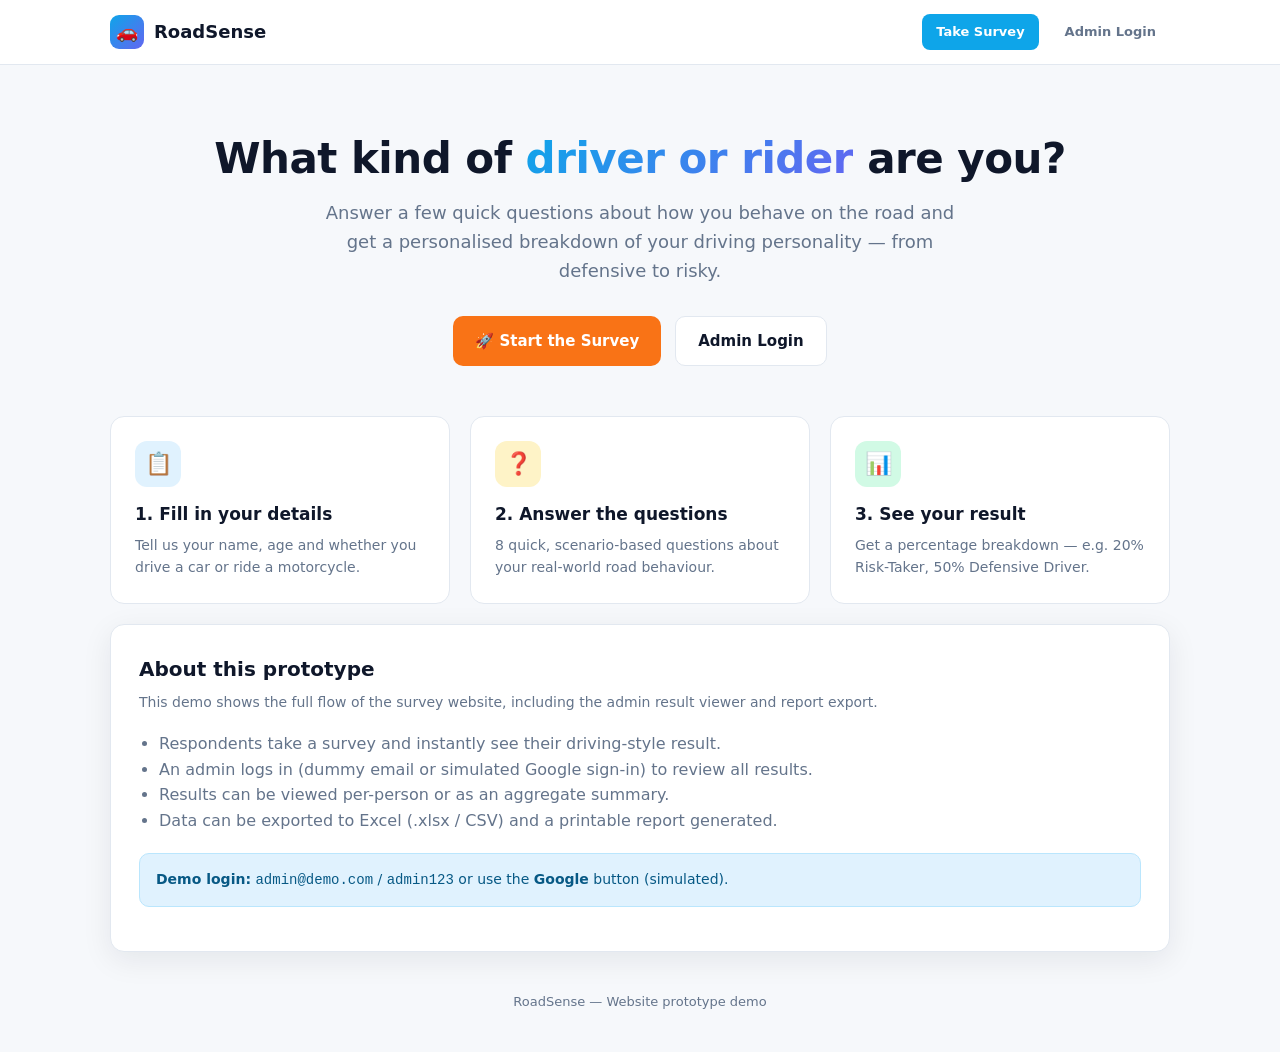
<file: index.html>
<!DOCTYPE html>
<html lang="en">
<head>
  <meta charset="UTF-8" />
  <meta name="viewport" content="width=device-width, initial-scale=1.0" />
  <title>RoadSense — Driver Survey</title>
  <link rel="stylesheet" href="css/style.css" />
</head>
<body>
  <header class="topbar">
    <div class="container topbar-inner">
      <a href="index.html" class="brand">
        <span class="brand-logo">🚗</span>
        <span>RoadSense</span>
      </a>
      <nav class="topbar-links">
        <a href="survey.html" class="btn btn-primary btn-sm">Take Survey</a>
        <a href="admin-login.html" class="btn btn-ghost btn-sm">Admin Login</a>
      </nav>
    </div>
  </header>

  <main class="container">
    <section class="hero">
      <h1>What kind of <span class="highlight">driver or rider</span> are you?</h1>
      <p>
        Answer a few quick questions about how you behave on the road and get a
        personalised breakdown of your driving personality — from defensive to risky.
      </p>
      <div class="hero-actions">
        <a href="survey.html" class="btn btn-accent">🚀 Start the Survey</a>
        <a href="admin-login.html" class="btn btn-outline">Admin Login</a>
      </div>
    </section>

    <section class="grid grid-3 mb-20">
      <div class="feature">
        <div class="feature-icon" style="background:#e0f2fe;">📋</div>
        <h3>1. Fill in your details</h3>
        <p>Tell us your name, age and whether you drive a car or ride a motorcycle.</p>
      </div>
      <div class="feature">
        <div class="feature-icon" style="background:#fef3c7;">❓</div>
        <h3>2. Answer the questions</h3>
        <p>8 quick, scenario-based questions about your real-world road behaviour.</p>
      </div>
      <div class="feature">
        <div class="feature-icon" style="background:#d1fae5;">📊</div>
        <h3>3. See your result</h3>
        <p>Get a percentage breakdown — e.g. 20% Risk-Taker, 50% Defensive Driver.</p>
      </div>
    </section>

    <section class="card">
      <div class="card-title">About this prototype</div>
      <p class="card-subtitle">
        This demo shows the full flow of the survey website, including the admin result viewer and report export.
      </p>
      <ul style="padding-left: 20px; color: var(--text-muted);">
        <li>Respondents take a survey and instantly see their driving-style result.</li>
        <li>An admin logs in (dummy email or simulated Google sign-in) to review all results.</li>
        <li>Results can be viewed per-person or as an aggregate summary.</li>
        <li>Data can be exported to Excel (.xlsx / CSV) and a printable report generated.</li>
      </ul>
      <div class="alert alert-info mt-20">
        <strong>Demo login:</strong> <code>admin@demo.com</code> / <code>admin123</code> or use the
        <strong>Google</strong> button (simulated).
      </div>
    </section>
  </main>

  <footer style="text-align:center; padding: 40px 20px; color: var(--text-muted); font-size: 13px;">
    RoadSense — Website prototype demo
  </footer>
</body>
</html>
</file>
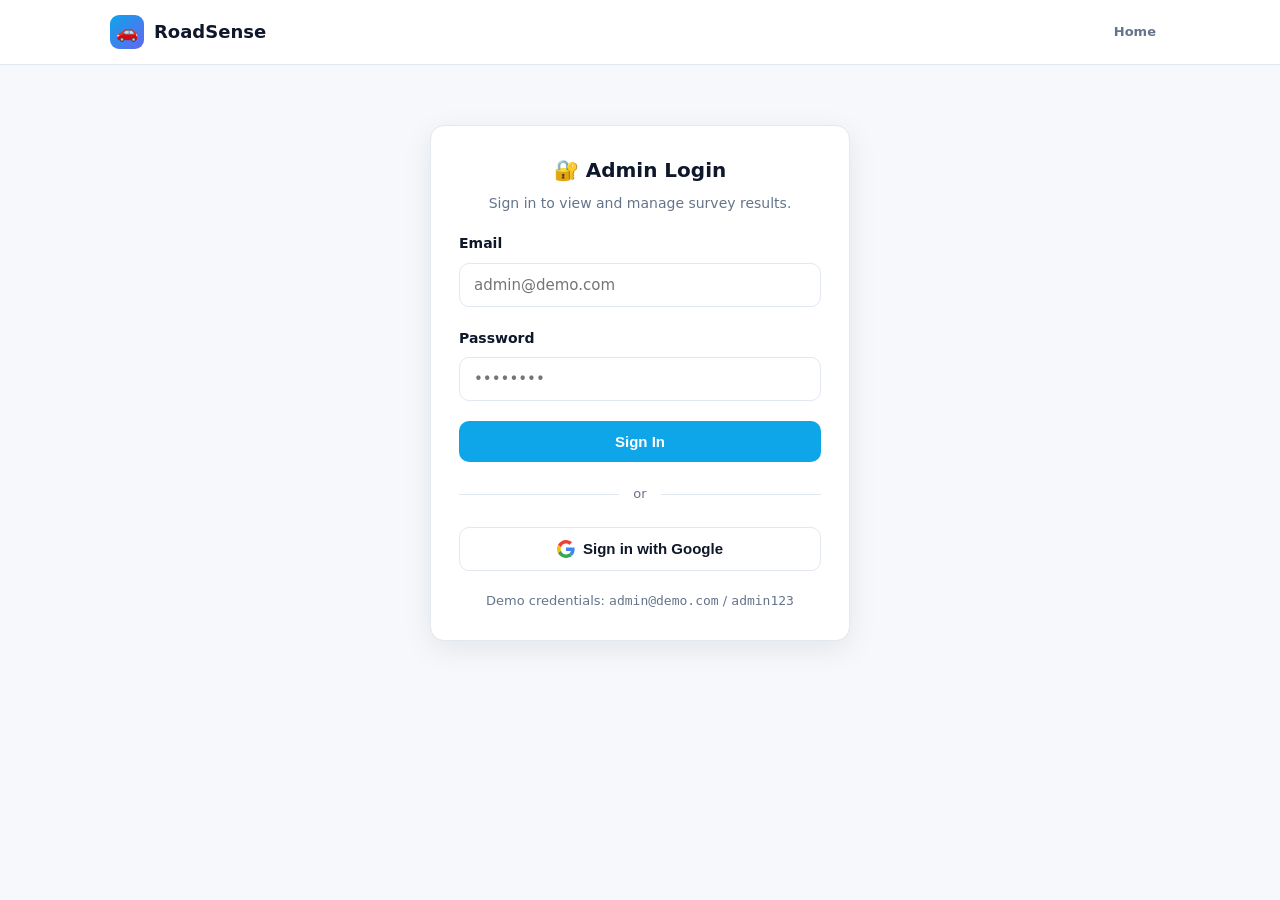
<file: admin-dashboard.html>
<!DOCTYPE html>
<html lang="en">
<head>
  <meta charset="UTF-8" />
  <meta name="viewport" content="width=device-width, initial-scale=1.0" />
  <title>Admin Dashboard — RoadSense</title>
  <link rel="stylesheet" href="css/style.css" />
</head>
<body>
  <header class="topbar">
    <div class="container topbar-inner">
      <a href="index.html" class="brand">
        <span class="brand-logo">🚗</span>
        <span>RoadSense Admin</span>
      </a>
      <nav class="topbar-links">
        <span class="muted" id="admin-identity" style="font-size:14px;"></span>
        <button class="btn btn-outline btn-sm" id="logout-btn">Logout</button>
      </nav>
    </div>
  </header>

  <main class="container">
    <div class="admin-layout">
      <!-- Sidebar -->
      <aside class="sidebar">
        <div class="sidebar-link active" data-view="summary">📊 Summary</div>
        <div class="sidebar-link" data-view="individual">👥 Individual Results</div>
        <div class="sidebar-link" id="report-link">📄 Generate Report</div>
        <hr style="border:none;border-top:1px solid var(--border);margin:12px 0;" />
        <div class="sidebar-link" id="sample-data-link">🧪 Load Sample Data</div>
        <div class="sidebar-link" id="clear-data-link" style="color:#dc2626;">🗑️ Clear All Data</div>
      </aside>

      <!-- Content -->
      <section style="min-width:0;">
        <div class="flex-between mb-20" style="flex-wrap:wrap;gap:12px;">
          <h1 class="section-title" id="view-title">Summary</h1>
          <div style="display:flex;gap:10px;flex-wrap:wrap;">
            <button class="btn btn-outline btn-sm" id="export-csv">⬇️ Export CSV</button>
            <button class="btn btn-outline btn-sm" id="export-xlsx">⬇️ Export Excel (.xlsx)</button>
          </div>
        </div>

        <!-- Summary view -->
        <div id="view-summary">
          <div class="stat-grid">
            <div class="stat-card"><div class="stat-label">Total Respondents</div><div class="stat-value" id="stat-total">0</div></div>
            <div class="stat-card"><div class="stat-label">Avg. Age</div><div class="stat-value" id="stat-age">–</div></div>
            <div class="stat-card"><div class="stat-label">Car Drivers</div><div class="stat-value" id="stat-car">0</div></div>
            <div class="stat-card"><div class="stat-label">Motorcycle Riders</div><div class="stat-value" id="stat-bike">0</div></div>
          </div>

          <div class="card">
            <div class="card-title">🏆 Average category distribution (all respondents)</div>
            <p class="card-subtitle">Mean percentage each respondent scored per driving style.</p>
            <div id="summary-bars" class="result-bars"></div>
            <div id="summary-empty" class="alert alert-info hidden">No responses yet. Load sample data or submit a survey first.</div>
          </div>

          <div class="card">
            <div class="card-title">🔝 Most common top style</div>
            <p id="summary-top-cat" style="font-size:20px;font-weight:700;" class="muted">–</p>
          </div>
        </div>

        <!-- Individual view -->
        <div id="view-individual" class="hidden">
          <div class="card">
            <div class="card-title">Respondent list</div>
            <p class="card-subtitle">Click any row to see full details.</p>
            <div class="table-wrap">
              <table id="individual-table">
                <thead>
                  <tr>
                    <th>Name</th><th>Age</th><th>Vehicle</th><th>Top Style</th>
                    <th>🛡️</th><th>🎲</th><th>😤</th><th>⚡</th><th>🐢</th>
                  </tr>
                </thead>
                <tbody></tbody>
              </table>
            </div>
            <div id="individual-empty" class="alert alert-info hidden mt-10">No responses yet.</div>
          </div>
        </div>
      </section>
    </div>
  </main>

  <!-- Detail modal -->
  <div class="modal-overlay" id="detail-modal">
    <div class="modal">
      <div class="modal-header">
        <h3 id="detail-name">Respondent</h3>
        <button class="modal-close" id="detail-close">&times;</button>
      </div>
      <div id="detail-body"></div>
    </div>
  </div>

  <!-- Report modal -->
  <div class="modal-overlay" id="report-modal">
    <div class="modal" style="max-width:700px;">
      <div class="modal-header">
        <h3>📄 Survey Report</h3>
        <button class="modal-close" id="report-close">&times;</button>
      </div>
      <div id="report-preview"></div>
      <div class="flex-between mt-20">
        <button class="btn btn-outline" id="report-close2">Close</button>
        <button class="btn btn-primary" id="report-print">🖨️ Print / Save PDF</button>
      </div>
    </div>
  </div>

  <div id="toast-container"></div>

  <script src="js/data.js"></script>
  <script src="https://cdn.sheetjs.com/xlsx-0.20.1/package/dist/xlsx.full.min.js"></script>
  <script src="js/admin.js"></script>
</body>
</html>
</file>
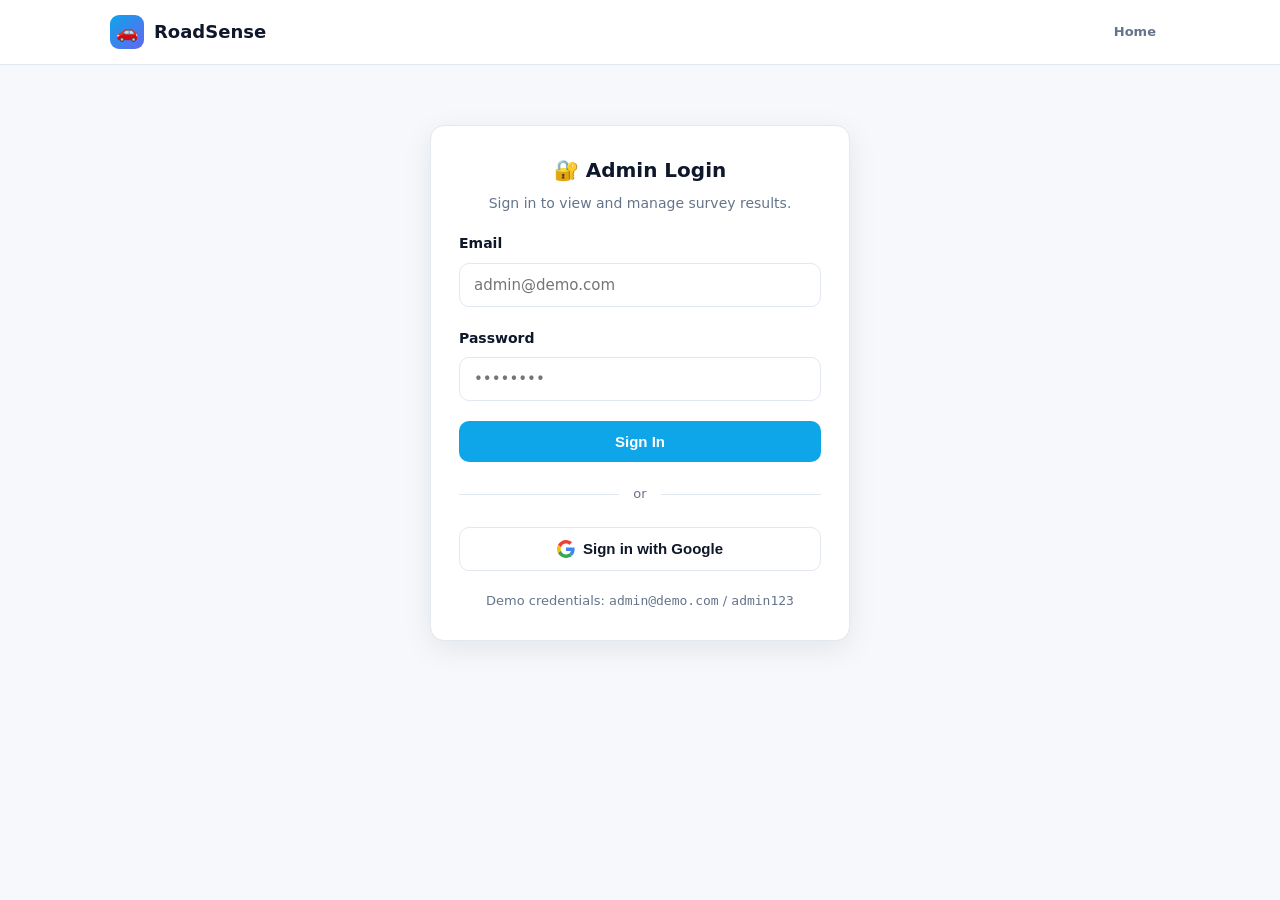
<file: admin-login.html>
<!DOCTYPE html>
<html lang="en">
<head>
  <meta charset="UTF-8" />
  <meta name="viewport" content="width=device-width, initial-scale=1.0" />
  <title>Admin Login — RoadSense</title>
  <link rel="stylesheet" href="css/style.css" />
</head>
<body>
  <header class="topbar">
    <div class="container topbar-inner">
      <a href="index.html" class="brand">
        <span class="brand-logo">🚗</span>
        <span>RoadSense</span>
      </a>
      <nav class="topbar-links">
        <a href="index.html" class="btn btn-ghost btn-sm">Home</a>
      </nav>
    </div>
  </header>

  <main class="container">
    <div class="auth-wrap">
      <div class="card">
        <h1 class="card-title" style="text-align:center;">🔐 Admin Login</h1>
        <p class="card-subtitle" style="text-align:center;">Sign in to view and manage survey results.</p>

        <div id="login-error" class="alert alert-info hidden"></div>

        <form id="login-form" autocomplete="off">
          <div class="field">
            <label for="login-email">Email</label>
            <input type="email" id="login-email" class="input" placeholder="admin@demo.com" required />
          </div>
          <div class="field">
            <label for="login-password">Password</label>
            <input type="password" id="login-password" class="input" placeholder="••••••••" required />
          </div>
          <button type="submit" class="btn btn-primary btn-block">Sign In</button>
        </form>

        <div class="divider">or</div>

        <button type="button" id="google-login" class="btn google-btn btn-block">
          <svg width="18" height="18" viewBox="0 0 48 48" aria-hidden="true">
            <path fill="#EA4335" d="M24 9.5c3.54 0 6.71 1.22 9.21 3.6l6.85-6.85C35.9 2.38 30.47 0 24 0 14.62 0 6.51 5.38 2.56 13.22l7.98 6.19C12.43 13.72 17.74 9.5 24 9.5z"/>
            <path fill="#4285F4" d="M46.98 24.55c0-1.57-.15-3.09-.38-4.55H24v9.02h12.94c-.58 2.96-2.26 5.48-4.78 7.18l7.73 6c4.51-4.18 7.09-10.36 7.09-17.65z"/>
            <path fill="#FBBC05" d="M10.53 28.59c-.48-1.45-.76-2.99-.76-4.59s.27-3.14.76-4.59l-7.98-6.19C.92 16.46 0 20.12 0 24c0 3.88.92 7.54 2.56 10.78l7.97-6.19z"/>
            <path fill="#34A853" d="M24 48c6.48 0 11.93-2.13 15.89-5.81l-7.73-6c-2.15 1.45-4.92 2.3-8.16 2.3-6.26 0-11.57-4.22-13.47-9.91l-7.98 6.19C6.51 42.62 14.62 48 24 48z"/>
          </svg>
          Sign in with Google
        </button>

        <p class="muted text-center mt-20" style="font-size:13px;">
          Demo credentials: <code>admin@demo.com</code> / <code>admin123</code>
        </p>
      </div>
    </div>
  </main>

  <!-- Simulated Google account picker -->
  <div class="modal-overlay" id="google-modal">
    <div class="modal">
      <div class="modal-header">
        <h3>Choose an account</h3>
        <button class="modal-close" id="google-close">&times;</button>
      </div>
      <p class="muted mb-20">This is a simulated Google sign-in for the prototype.</p>
      <button type="button" class="btn btn-outline btn-block" style="margin-bottom:10px;" data-google-user="Admin Google" data-google-email="admin.google@gmail.com">
        <span style="display:flex;align-items:center;gap:10px;">
          <span style="width:28px;height:28px;border-radius:50%;background:#0ea5e9;color:#fff;display:flex;align-items:center;justify-content:center;font-weight:700;">A</span>
          Admin Google <span class="muted">admin.google@gmail.com</span>
        </span>
      </button>
      <button type="button" class="btn btn-outline btn-block" data-google-user="RoadSense Admin" data-google-email="roadsense.admin@gmail.com">
        <span style="display:flex;align-items:center;gap:10px;">
          <span style="width:28px;height:28px;border-radius:50%;background:#f97316;color:#fff;display:flex;align-items:center;justify-content:center;font-weight:700;">R</span>
          RoadSense Admin <span class="muted">roadsense.admin@gmail.com</span>
        </span>
      </button>
    </div>
  </div>

  <script src="js/data.js"></script>
  <script src="js/admin-login.js"></script>
</body>
</html>
</file>
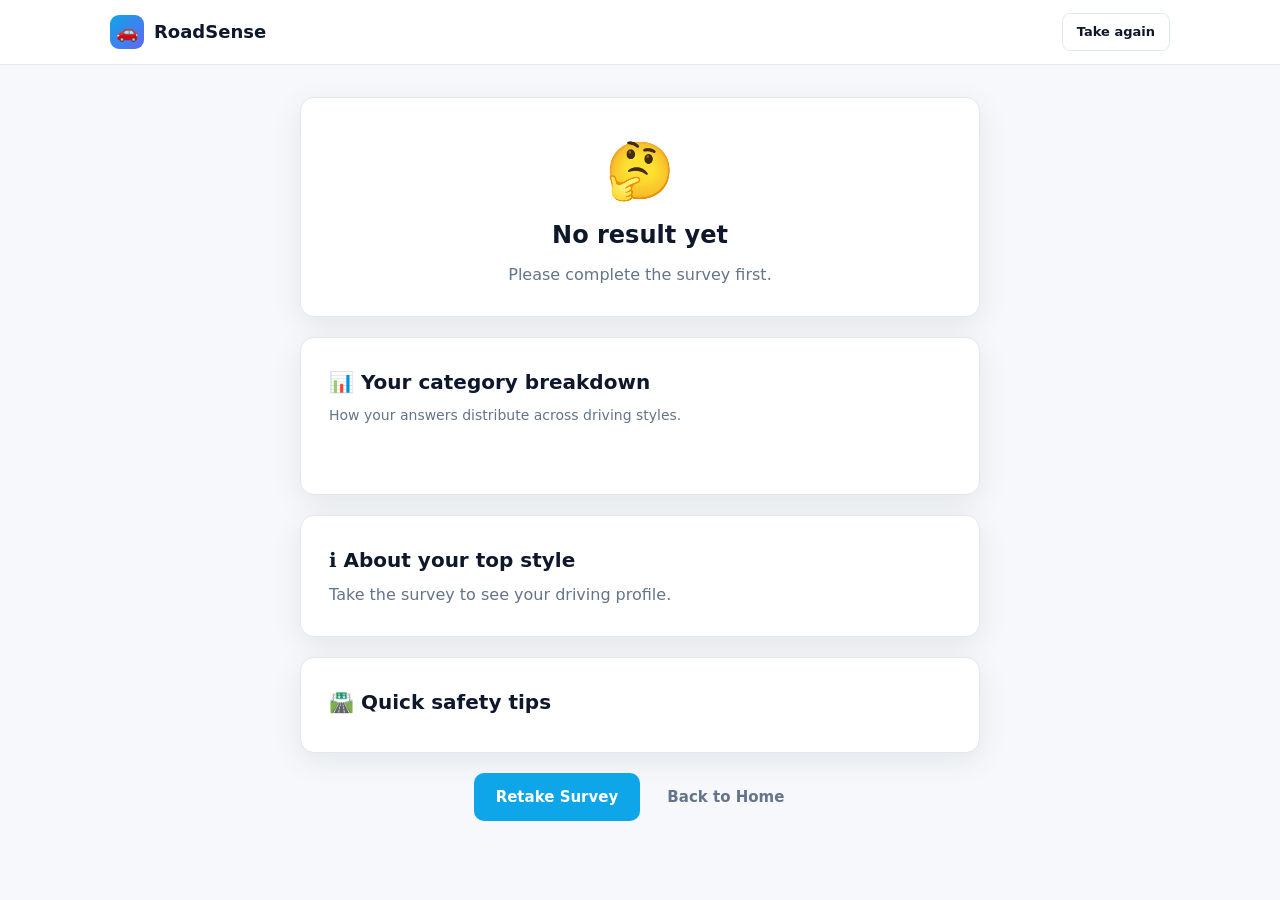
<file: result.html>
<!DOCTYPE html>
<html lang="en">
<head>
  <meta charset="UTF-8" />
  <meta name="viewport" content="width=device-width, initial-scale=1.0" />
  <title>Your Result — RoadSense</title>
  <link rel="stylesheet" href="css/style.css" />
</head>
<body>
  <header class="topbar">
    <div class="container topbar-inner">
      <a href="index.html" class="brand">
        <span class="brand-logo">🚗</span>
        <span>RoadSense</span>
      </a>
      <nav class="topbar-links">
        <a href="survey.html" class="btn btn-outline btn-sm">Take again</a>
      </nav>
    </div>
  </header>

  <main class="container narrow">
    <section class="card" style="margin-top: 32px; text-align:center;">
      <div id="result-emoji" style="font-size: 56px;">🔍</div>
      <h1 class="section-title" id="result-headline">Your driving profile</h1>
      <p class="muted" id="result-subtext"></p>
    </section>

    <section class="card">
      <div class="card-title">📊 Your category breakdown</div>
      <p class="card-subtitle">How your answers distribute across driving styles.</p>
      <div class="result-bars" id="result-bars"></div>
    </section>

    <section class="card">
      <div class="card-title">ℹ️ About your top style</div>
      <p id="result-desc" style="color: var(--text-muted);"></p>
    </section>

    <section class="card">
      <div class="card-title">🛣️ Quick safety tips</div>
      <ul id="result-tips" style="padding-left: 20px; color: var(--text-muted);"></ul>
    </section>

    <div class="text-center mt-20 mb-20">
      <a href="survey.html" class="btn btn-primary">Retake Survey</a>
      <a href="index.html" class="btn btn-ghost">Back to Home</a>
    </div>
  </main>

  <script src="js/data.js"></script>
  <script src="js/result.js"></script>
</body>
</html>
</file>
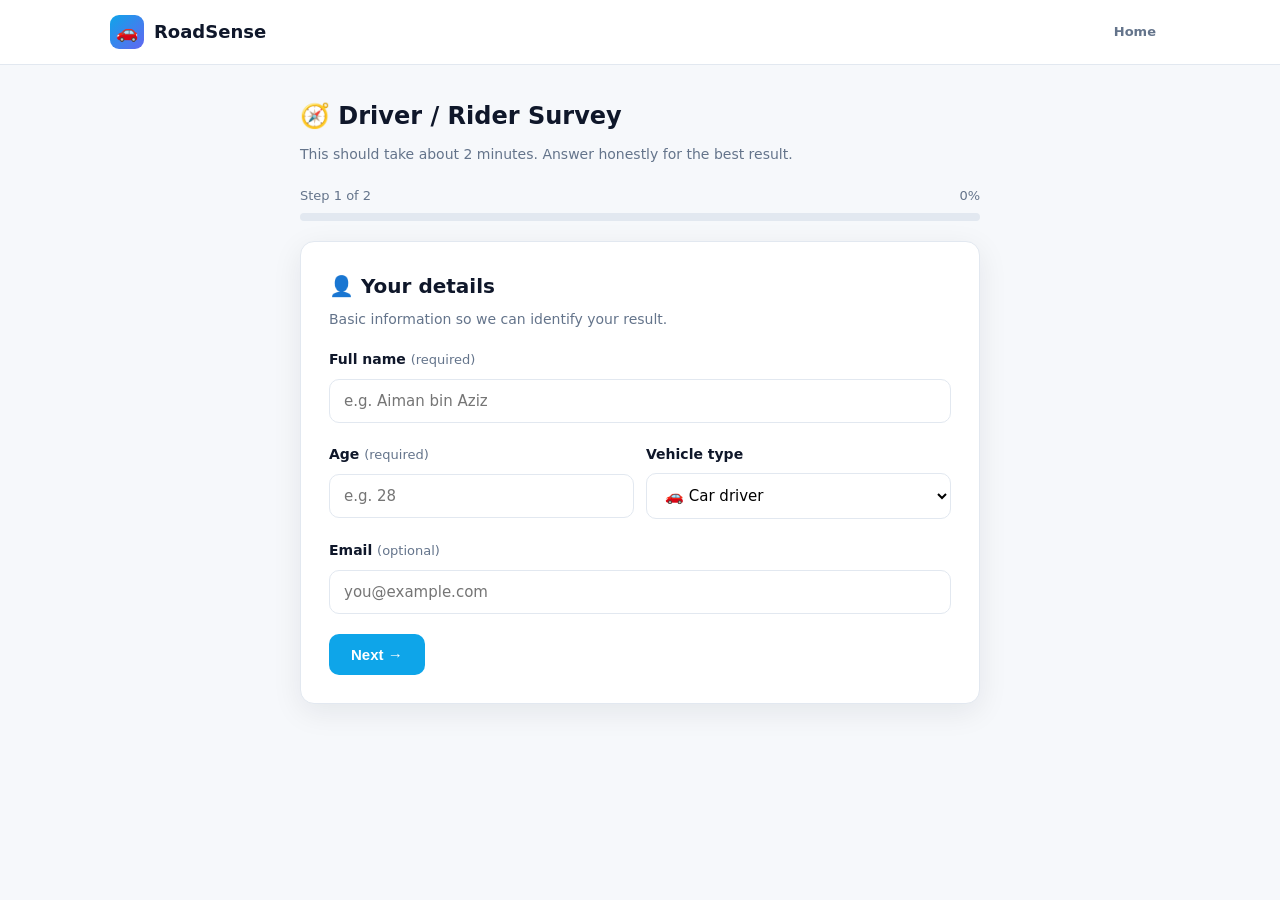
<file: survey.html>
<!DOCTYPE html>
<html lang="en">
<head>
  <meta charset="UTF-8" />
  <meta name="viewport" content="width=device-width, initial-scale=1.0" />
  <title>Survey — RoadSense</title>
  <link rel="stylesheet" href="css/style.css" />
</head>
<body>
  <header class="topbar">
    <div class="container topbar-inner">
      <a href="index.html" class="brand">
        <span class="brand-logo">🚗</span>
        <span>RoadSense</span>
      </a>
      <nav class="topbar-links">
        <a href="index.html" class="btn btn-ghost btn-sm">Home</a>
      </nav>
    </div>
  </header>

  <main class="container narrow">
    <h1 class="section-title" style="margin-top: 32px;">🧭 Driver / Rider Survey</h1>
    <p class="card-subtitle">This should take about 2 minutes. Answer honestly for the best result.</p>

    <!-- Progress -->
    <div class="progress-wrap">
      <div class="progress-label">
        <span id="progress-step">Step 1 of 2</span>
        <span id="progress-pct">0%</span>
      </div>
      <div class="progress-bar">
        <div class="progress-fill" id="progress-fill" style="width: 0%;"></div>
      </div>
    </div>

    <form id="survey-form" autocomplete="off">
      <!-- STEP 1: Personal details -->
      <section id="step-details" class="card">
        <div class="card-title">👤 Your details</div>
        <p class="card-subtitle">Basic information so we can identify your result.</p>

        <div class="field">
          <label for="name">Full name <span class="hint">(required)</span></label>
          <input type="text" id="name" class="input" placeholder="e.g. Aiman bin Aziz" required />
        </div>

        <div class="input-group">
          <div class="field" style="flex:1;">
            <label for="age">Age <span class="hint">(required)</span></label>
            <input type="number" id="age" class="input" placeholder="e.g. 28" min="10" max="99" required />
          </div>
          <div class="field" style="flex:1;">
            <label for="vehicle">Vehicle type</label>
            <select id="vehicle" class="select">
              <option value="car">🚗 Car driver</option>
              <option value="motorcycle">🏍️ Motorcycle rider</option>
              <option value="both">Both</option>
            </select>
          </div>
        </div>

        <div class="field">
          <label for="email">Email <span class="hint">(optional)</span></label>
          <input type="email" id="email" class="input" placeholder="you@example.com" />
        </div>

        <button type="button" class="btn btn-primary" id="details-next">Next →</button>
      </section>

      <!-- STEP 2: Questions -->
      <section id="step-questions" class="hidden">
        <div id="questions-container"></div>
        <div class="flex-between mt-20">
          <button type="button" class="btn btn-outline" id="questions-back">← Back</button>
          <button type="button" class="btn btn-accent" id="questions-submit">See my result 🎉</button>
        </div>
      </section>
    </form>
  </main>

  <div id="toast-container"></div>

  <script src="js/data.js"></script>
  <script src="js/survey.js"></script>
</body>
</html>
</file>
<file: css/style.css>
:root {
  --primary: #0ea5e9;
  --primary-dark: #0369a1;
  --accent: #f97316;
  --success: #10b981;
  --danger: #ef4444;
  --warning: #f59e0b;
  --bg: #f6f8fb;
  --surface: #ffffff;
  --text: #0f172a;
  --text-muted: #64748b;
  --border: #e2e8f0;
  --radius: 14px;
  --shadow: 0 8px 30px rgba(15, 23, 42, 0.08);
  --shadow-sm: 0 2px 8px rgba(15, 23, 42, 0.06);
}

* {
  margin: 0;
  padding: 0;
  box-sizing: border-box;
}

html {
  scroll-behavior: smooth;
}

body {
  font-family: "Segoe UI", system-ui, -apple-system, Roboto, "Helvetica Neue", Arial, sans-serif;
  background: var(--bg);
  color: var(--text);
  line-height: 1.6;
  min-height: 100vh;
}

a {
  color: inherit;
  text-decoration: none;
}

.container {
  width: 100%;
  max-width: 1100px;
  margin: 0 auto;
  padding: 0 20px;
}

.container.narrow {
  max-width: 720px;
}

/* ---------- Buttons ---------- */
.btn {
  display: inline-flex;
  align-items: center;
  justify-content: center;
  gap: 8px;
  padding: 12px 22px;
  border: none;
  border-radius: 10px;
  font-size: 15px;
  font-weight: 600;
  cursor: pointer;
  transition: transform 0.15s ease, box-shadow 0.15s ease, background 0.15s ease;
  text-align: center;
  white-space: nowrap;
}

.btn:hover {
  transform: translateY(-1px);
}

.btn:active {
  transform: translateY(0);
}

.btn-primary {
  background: var(--primary);
  color: #fff;
}
.btn-primary:hover {
  background: var(--primary-dark);
  box-shadow: 0 6px 20px rgba(14, 165, 233, 0.35);
}

.btn-accent {
  background: var(--accent);
  color: #fff;
}
.btn-accent:hover {
  background: #ea580c;
  box-shadow: 0 6px 20px rgba(249, 115, 22, 0.35);
}

.btn-success {
  background: var(--success);
  color: #fff;
}

.btn-outline {
  background: #fff;
  color: var(--text);
  border: 1.5px solid var(--border);
}
.btn-outline:hover {
  border-color: var(--primary);
  color: var(--primary);
}

.btn-ghost {
  background: transparent;
  color: var(--text-muted);
}
.btn-ghost:hover {
  background: #f1f5f9;
  color: var(--text);
}

.btn-sm {
  padding: 8px 14px;
  font-size: 13px;
  border-radius: 8px;
}

.btn-block {
  width: 100%;
}

.btn:disabled {
  opacity: 0.5;
  cursor: not-allowed;
  transform: none;
}

/* ---------- Cards ---------- */
.card {
  background: var(--surface);
  border-radius: var(--radius);
  box-shadow: var(--shadow);
  padding: 28px;
  border: 1px solid var(--border);
}

.card + .card {
  margin-top: 20px;
}

.card-title {
  font-size: 20px;
  font-weight: 700;
  margin-bottom: 6px;
}

.card-subtitle {
  color: var(--text-muted);
  font-size: 14px;
  margin-bottom: 18px;
}

/* ---------- Header ---------- */
.topbar {
  background: var(--surface);
  border-bottom: 1px solid var(--border);
  position: sticky;
  top: 0;
  z-index: 50;
}

.topbar-inner {
  display: flex;
  align-items: center;
  justify-content: space-between;
  height: 64px;
}

.brand {
  display: flex;
  align-items: center;
  gap: 10px;
  font-weight: 800;
  font-size: 18px;
}

.brand-logo {
  width: 34px;
  height: 34px;
  border-radius: 9px;
  background: linear-gradient(135deg, var(--primary), #6366f1);
  display: flex;
  align-items: center;
  justify-content: center;
  color: #fff;
  font-size: 18px;
}

.topbar-links {
  display: flex;
  align-items: center;
  gap: 12px;
}

/* ---------- Hero ---------- */
.hero {
  padding: 70px 0 50px;
  text-align: center;
}

.hero h1 {
  font-size: 42px;
  line-height: 1.15;
  font-weight: 800;
  margin-bottom: 16px;
  letter-spacing: -0.5px;
}

.hero h1 .highlight {
  background: linear-gradient(135deg, var(--primary), #6366f1);
  -webkit-background-clip: text;
  background-clip: text;
  color: transparent;
}

.hero p {
  color: var(--text-muted);
  font-size: 18px;
  max-width: 640px;
  margin: 0 auto 30px;
}

.hero-actions {
  display: flex;
  gap: 14px;
  justify-content: center;
  flex-wrap: wrap;
}

/* ---------- Feature grid ---------- */
.grid {
  display: grid;
  gap: 20px;
}

.grid-3 {
  grid-template-columns: repeat(3, 1fr);
}

.grid-2 {
  grid-template-columns: repeat(2, 1fr);
}

.feature {
  padding: 24px;
  background: var(--surface);
  border: 1px solid var(--border);
  border-radius: var(--radius);
  transition: box-shadow 0.2s ease, transform 0.2s ease;
}

.feature:hover {
  box-shadow: var(--shadow);
  transform: translateY(-3px);
}

.feature-icon {
  width: 46px;
  height: 46px;
  border-radius: 12px;
  display: flex;
  align-items: center;
  justify-content: center;
  font-size: 22px;
  margin-bottom: 14px;
}

.feature h3 {
  font-size: 17px;
  margin-bottom: 6px;
}

.feature p {
  color: var(--text-muted);
  font-size: 14px;
}

/* ---------- Forms ---------- */
.field {
  margin-bottom: 20px;
}

.field label {
  display: block;
  font-weight: 600;
  font-size: 14px;
  margin-bottom: 8px;
}

.field .hint {
  font-weight: 400;
  color: var(--text-muted);
  font-size: 13px;
}

.input,
.select,
.textarea {
  width: 100%;
  padding: 12px 14px;
  border: 1.5px solid var(--border);
  border-radius: 10px;
  font-size: 15px;
  font-family: inherit;
  background: #fff;
  transition: border-color 0.15s ease, box-shadow 0.15s ease;
}

.input:focus,
.select:focus,
.textarea:focus {
  outline: none;
  border-color: var(--primary);
  box-shadow: 0 0 0 3px rgba(14, 165, 233, 0.15);
}

.input-group {
  display: flex;
  gap: 12px;
}

.option-card {
  display: block;
  width: 100%;
  text-align: left;
  padding: 14px 16px;
  border: 1.5px solid var(--border);
  border-radius: 10px;
  background: #fff;
  cursor: pointer;
  transition: border-color 0.15s ease, background 0.15s ease;
  font-size: 15px;
  margin-bottom: 10px;
}

.option-card:hover {
  border-color: var(--primary);
}

.option-card.selected {
  border-color: var(--primary);
  background: #f0f9ff;
  box-shadow: 0 0 0 3px rgba(14, 165, 233, 0.12);
}

.option-card input {
  display: none;
}

.radio-pills {
  display: flex;
  flex-wrap: wrap;
  gap: 12px;
}

.radio-pill {
  display: inline-flex;
  align-items: center;
  gap: 8px;
  padding: 12px 20px;
  border: 1.5px solid var(--border);
  border-radius: 50px;
  cursor: pointer;
  background: #fff;
  font-weight: 600;
  transition: all 0.15s ease;
}

.radio-pill:hover {
  border-color: var(--primary);
}

.radio-pill.selected {
  border-color: var(--primary);
  background: #f0f9ff;
}

.radio-pill input {
  display: none;
}

/* ---------- Survey progress ---------- */
.progress-wrap {
  margin: 20px 0;
}

.progress-bar {
  height: 8px;
  background: #e2e8f0;
  border-radius: 50px;
  overflow: hidden;
}

.progress-fill {
  height: 100%;
  background: linear-gradient(90deg, var(--primary), #6366f1);
  border-radius: 50px;
  transition: width 0.3s ease;
}

.progress-label {
  display: flex;
  justify-content: space-between;
  font-size: 13px;
  color: var(--text-muted);
  margin-bottom: 6px;
}

/* ---------- Result bars ---------- */
.result-bars {
  display: flex;
  flex-direction: column;
  gap: 16px;
  margin: 20px 0;
}

.result-bar-row {
  display: grid;
  grid-template-columns: 160px 1fr 60px;
  align-items: center;
  gap: 14px;
}

.result-bar-name {
  font-weight: 600;
  font-size: 14px;
}

.result-bar-track {
  height: 26px;
  background: #f1f5f9;
  border-radius: 50px;
  overflow: hidden;
  position: relative;
}

.result-bar-fill {
  height: 100%;
  border-radius: 50px;
  transition: width 0.8s cubic-bezier(0.22, 1, 0.36, 1);
}

.result-bar-value {
  font-weight: 700;
  text-align: right;
  font-size: 14px;
}

/* ---------- Badges ---------- */
.badge {
  display: inline-block;
  padding: 4px 10px;
  border-radius: 50px;
  font-size: 12px;
  font-weight: 600;
}

.badge-primary { background: #e0f2fe; color: #0369a1; }
.badge-success { background: #d1fae5; color: #065f46; }
.badge-warning { background: #fef3c7; color: #92400e; }
.badge-danger  { background: #fee2e2; color: #991b1b; }
.badge-purple  { background: #ede9fe; color: #5b21b6; }

/* ---------- Tables ---------- */
.table-wrap {
  overflow-x: auto;
}

table {
  width: 100%;
  border-collapse: collapse;
  font-size: 14px;
}

th, td {
  text-align: left;
  padding: 12px 14px;
  border-bottom: 1px solid var(--border);
}

th {
  background: #f8fafc;
  font-weight: 700;
  color: var(--text-muted);
  font-size: 12px;
  text-transform: uppercase;
  letter-spacing: 0.5px;
  white-space: nowrap;
}

tr:hover td {
  background: #f8fafc;
}

/* ---------- Login ---------- */
.auth-wrap {
  max-width: 420px;
  margin: 60px auto;
}

.divider {
  display: flex;
  align-items: center;
  gap: 14px;
  margin: 22px 0;
  color: var(--text-muted);
  font-size: 13px;
}

.divider::before,
.divider::after {
  content: "";
  flex: 1;
  height: 1px;
  background: var(--border);
}

.google-btn {
  background: #fff;
  border: 1.5px solid var(--border);
  color: var(--text);
  font-weight: 600;
}
.google-btn:hover {
  border-color: #4285f4;
  box-shadow: 0 4px 14px rgba(0,0,0,0.08);
}

.google-btn img {
  width: 18px;
  height: 18px;
}

/* ---------- Admin layout ---------- */
.admin-layout {
  display: grid;
  grid-template-columns: 240px 1fr;
  gap: 24px;
  padding: 24px 0 60px;
  align-items: start;
}

.sidebar {
  background: var(--surface);
  border: 1px solid var(--border);
  border-radius: var(--radius);
  padding: 16px;
  position: sticky;
  top: 88px;
}

.sidebar-link {
  display: flex;
  align-items: center;
  gap: 10px;
  padding: 10px 14px;
  border-radius: 9px;
  color: var(--text-muted);
  font-weight: 600;
  font-size: 14px;
  cursor: pointer;
  transition: background 0.15s ease, color 0.15s ease;
  margin-bottom: 4px;
}

.sidebar-link:hover {
  background: #f1f5f9;
  color: var(--text);
}

.sidebar-link.active {
  background: #e0f2fe;
  color: var(--primary-dark);
}

.stat-grid {
  display: grid;
  grid-template-columns: repeat(4, 1fr);
  gap: 16px;
  margin-bottom: 20px;
}

.stat-card {
  background: var(--surface);
  border: 1px solid var(--border);
  border-radius: var(--radius);
  padding: 20px;
}

.stat-card .stat-label {
  font-size: 13px;
  color: var(--text-muted);
  margin-bottom: 6px;
}

.stat-card .stat-value {
  font-size: 30px;
  font-weight: 800;
  letter-spacing: -0.5px;
}

/* ---------- Modal ---------- */
.modal-overlay {
  position: fixed;
  inset: 0;
  background: rgba(15, 23, 42, 0.5);
  display: flex;
  align-items: center;
  justify-content: center;
  z-index: 100;
  padding: 20px;
  opacity: 0;
  pointer-events: none;
  transition: opacity 0.2s ease;
}

.modal-overlay.open {
  opacity: 1;
  pointer-events: auto;
}

.modal {
  background: #fff;
  border-radius: var(--radius);
  box-shadow: 0 20px 60px rgba(0,0,0,0.2);
  max-width: 560px;
  width: 100%;
  max-height: 85vh;
  overflow-y: auto;
  padding: 28px;
  transform: translateY(20px);
  transition: transform 0.2s ease;
}

.modal-overlay.open .modal {
  transform: translateY(0);
}

.modal-header {
  display: flex;
  justify-content: space-between;
  align-items: center;
  margin-bottom: 18px;
}

.modal-close {
  background: none;
  border: none;
  font-size: 24px;
  cursor: pointer;
  color: var(--text-muted);
  line-height: 1;
}

/* ---------- Toasts ---------- */
.toast {
  position: fixed;
  bottom: 24px;
  right: 24px;
  background: var(--text);
  color: #fff;
  padding: 14px 20px;
  border-radius: 10px;
  font-size: 14px;
  font-weight: 600;
  box-shadow: 0 10px 30px rgba(0,0,0,0.2);
  z-index: 200;
  animation: slideUp 0.3s ease;
  max-width: 360px;
}

.toast.success { background: var(--success); }
.toast.error { background: var(--danger); }

@keyframes slideUp {
  from { transform: translateY(20px); opacity: 0; }
  to { transform: translateY(0); opacity: 1; }
}

/* ---------- Misc ---------- */
.hidden {
  display: none !important;
}

.muted {
  color: var(--text-muted);
}

.text-center { text-align: center; }
.mt-10 { margin-top: 10px; }
.mt-20 { margin-top: 20px; }
.mb-20 { margin-bottom: 20px; }
.flex-between { display: flex; justify-content: space-between; align-items: center; }
.gap-10 { gap: 10px; }

.section-title {
  font-size: 24px;
  font-weight: 800;
  margin-bottom: 8px;
}

.alert {
  padding: 14px 16px;
  border-radius: 10px;
  font-size: 14px;
  margin-bottom: 16px;
}

.alert-info {
  background: #e0f2fe;
  color: #075985;
  border: 1px solid #bae6fd;
}

.pill-nav {
  display: flex;
  gap: 8px;
  flex-wrap: wrap;
  margin-bottom: 20px;
}

.pill-nav button {
  padding: 8px 16px;
  border-radius: 50px;
  border: 1.5px solid var(--border);
  background: #fff;
  cursor: pointer;
  font-weight: 600;
  font-size: 13px;
  transition: all 0.15s ease;
}

.pill-nav button.active {
  background: var(--primary);
  color: #fff;
  border-color: var(--primary);
}

/* ---------- Responsive ---------- */
@media (max-width: 900px) {
  .grid-3 { grid-template-columns: 1fr; }
  .grid-2 { grid-template-columns: 1fr; }
  .stat-grid { grid-template-columns: repeat(2, 1fr); }
  .admin-layout { grid-template-columns: 1fr; }
  .sidebar { position: static; }
  .result-bar-row { grid-template-columns: 120px 1fr 50px; }
  .hero h1 { font-size: 32px; }
}

@media (max-width: 520px) {
  .stat-grid { grid-template-columns: 1fr; }
  .input-group { flex-direction: column; }
  .result-bar-row { grid-template-columns: 90px 1fr 46px; gap: 8px; }
  .result-bar-name { font-size: 12px; }
}
</file>
